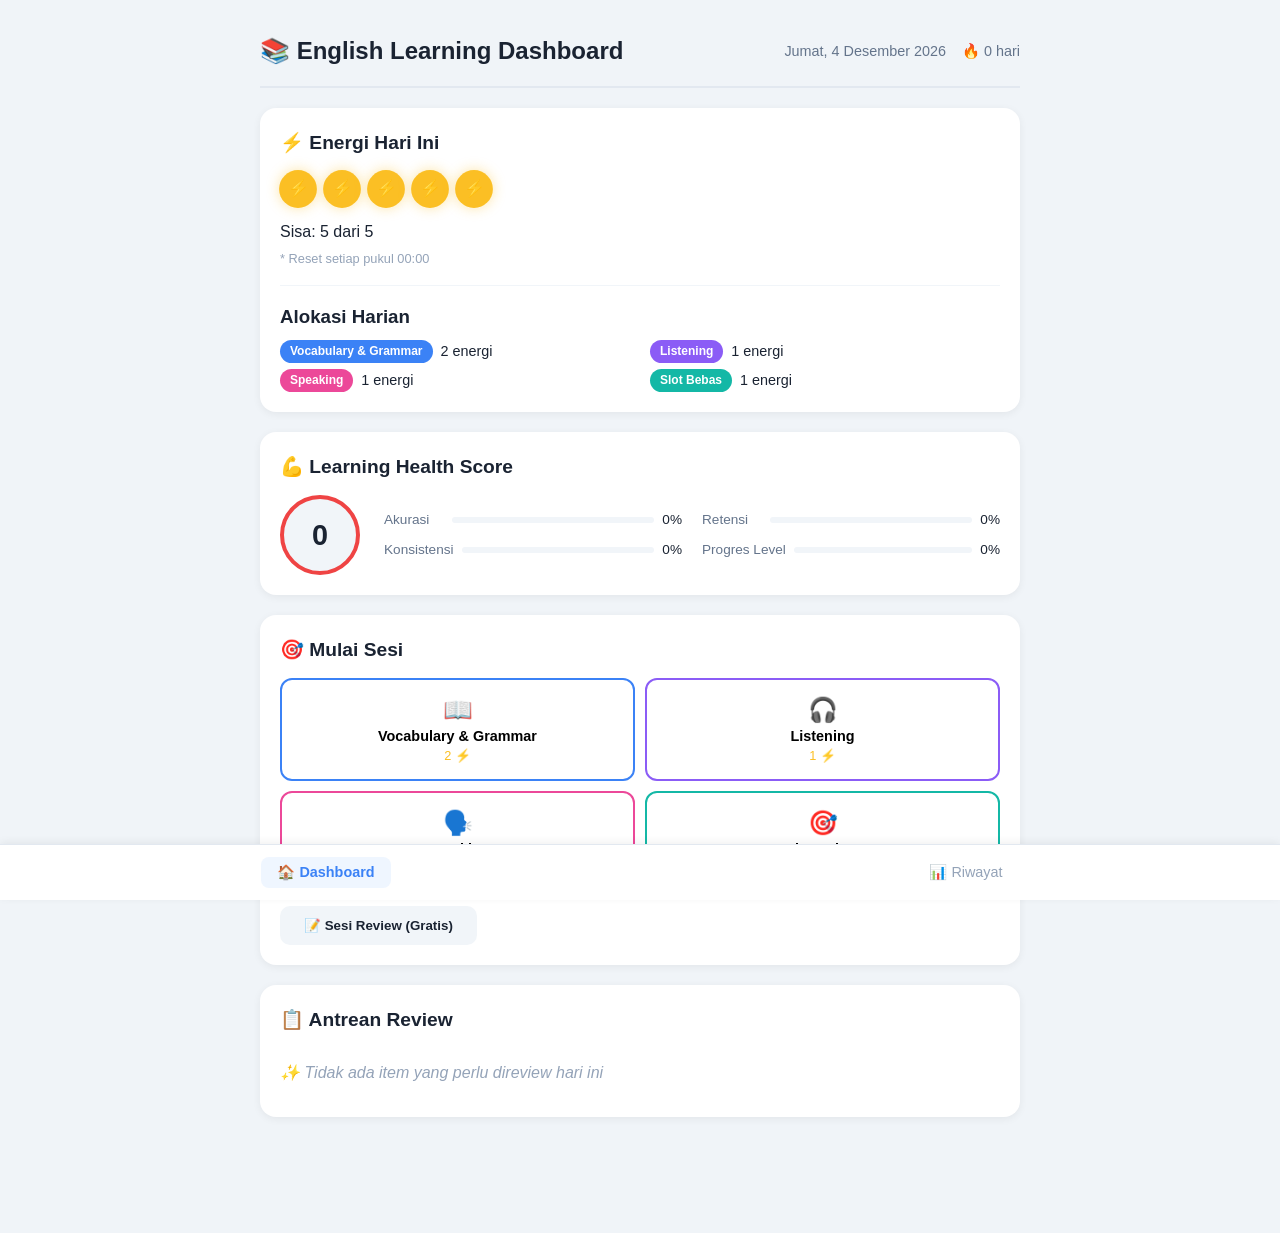
<file: index.html>
<!DOCTYPE html>
<html lang="id">
<head>
    <meta charset="UTF-8">
    <meta name="viewport" content="width=device-width, initial-scale=1.0">
    <title>Dashboard - English Learning</title>
    <link rel="stylesheet" href="style.css">
</head>
<body>
    <div class="container">
        <header>
            <h1>📚 English Learning Dashboard</h1>
            <div class="header-info">
                <span id="currentDate"></span>
                <span id="streakDisplay">🔥 0 hari</span>
            </div>
        </header>

        <!-- Energy Section -->
        <section class="energy-section">
            <h2>⚡ Energi Hari Ini</h2>
            <div class="energy-display">
                <div class="energy-bubbles" id="energyBubbles"></div>
                <p id="energyText">Sisa: 5 dari 5</p>
                <p class="energy-note">* Reset setiap pukul 00:00</p>
            </div>
            
            <div class="energy-allocation">
                <h3>Alokasi Harian</h3>
                <ul>
                    <li><span class="skill-tag vocab">Vocabulary & Grammar</span> 2 energi</li>
                    <li><span class="skill-tag listening">Listening</span> 1 energi</li>
                    <li><span class="skill-tag speaking">Speaking</span> 1 energi</li>
                    <li><span class="skill-tag free">Slot Bebas</span> 1 energi</li>
                </ul>
            </div>
        </section>

        <!-- Learning Health Score -->
        <section class="health-section">
            <h2>💪 Learning Health Score</h2>
            <div class="health-score">
                <div class="score-circle" id="healthScoreCircle">
                    <span id="healthScoreNumber">--</span>
                </div>
                <div class="health-details">
                    <div class="health-item">
                        <span>Akurasi</span>
                        <div class="progress-bar"><div id="accuracyBar" style="width:0%"></div></div>
                        <span id="accuracyText">0%</span>
                    </div>
                    <div class="health-item">
                        <span>Retensi</span>
                        <div class="progress-bar"><div id="retentionBar" style="width:0%"></div></div>
                        <span id="retentionText">0%</span>
                    </div>
                    <div class="health-item">
                        <span>Konsistensi</span>
                        <div class="progress-bar"><div id="consistencyBar" style="width:0%"></div></div>
                        <span id="consistencyText">0%</span>
                    </div>
                    <div class="health-item">
                        <span>Progres Level</span>
                        <div class="progress-bar"><div id="growthBar" style="width:0%"></div></div>
                        <span id="growthText">0%</span>
                    </div>
                </div>
            </div>
        </section>

        <!-- Session Start -->
        <section class="session-section">
            <h2>🎯 Mulai Sesi</h2>
            <div class="session-grid">
                <button class="session-btn vocab-btn" data-skill="vocab-grammar" data-energy="2">
                    <span class="skill-icon">📖</span>
                    <span class="skill-name">Vocabulary & Grammar</span>
                    <span class="energy-cost">2 ⚡</span>
                </button>
                <button class="session-btn listening-btn" data-skill="listening" data-energy="1">
                    <span class="skill-icon">🎧</span>
                    <span class="skill-name">Listening</span>
                    <span class="energy-cost">1 ⚡</span>
                </button>
                <button class="session-btn speaking-btn" data-skill="speaking" data-energy="1">
                    <span class="skill-icon">🗣️</span>
                    <span class="skill-name">Speaking</span>
                    <span class="energy-cost">1 ⚡</span>
                </button>
                <button class="session-btn free-btn" data-skill="free" data-energy="1">
                    <span class="skill-icon">🎯</span>
                    <span class="skill-name">Slot Bebas</span>
                    <span class="energy-cost">1 ⚡</span>
                </button>
            </div>
            <div class="session-actions">
                <button id="reviewBtn" class="review-btn">📝 Sesi Review (Gratis)</button>
            </div>
        </section>

        <!-- Review Queue -->
        <section class="review-queue-section">
            <h2>📋 Antrean Review</h2>
            <div id="reviewQueue">
                <p class="empty-message">Tidak ada item yang perlu direview hari ini</p>
            </div>
        </section>

        <!-- Navigation -->
        <nav class="bottom-nav">
            <a href="index.html" class="active">🏠 Dashboard</a>
            <a href="riwayat.html">📊 Riwayat</a>
        </nav>
    </div>

    <script src="script.js"></script>
</body>
</html>
</file>
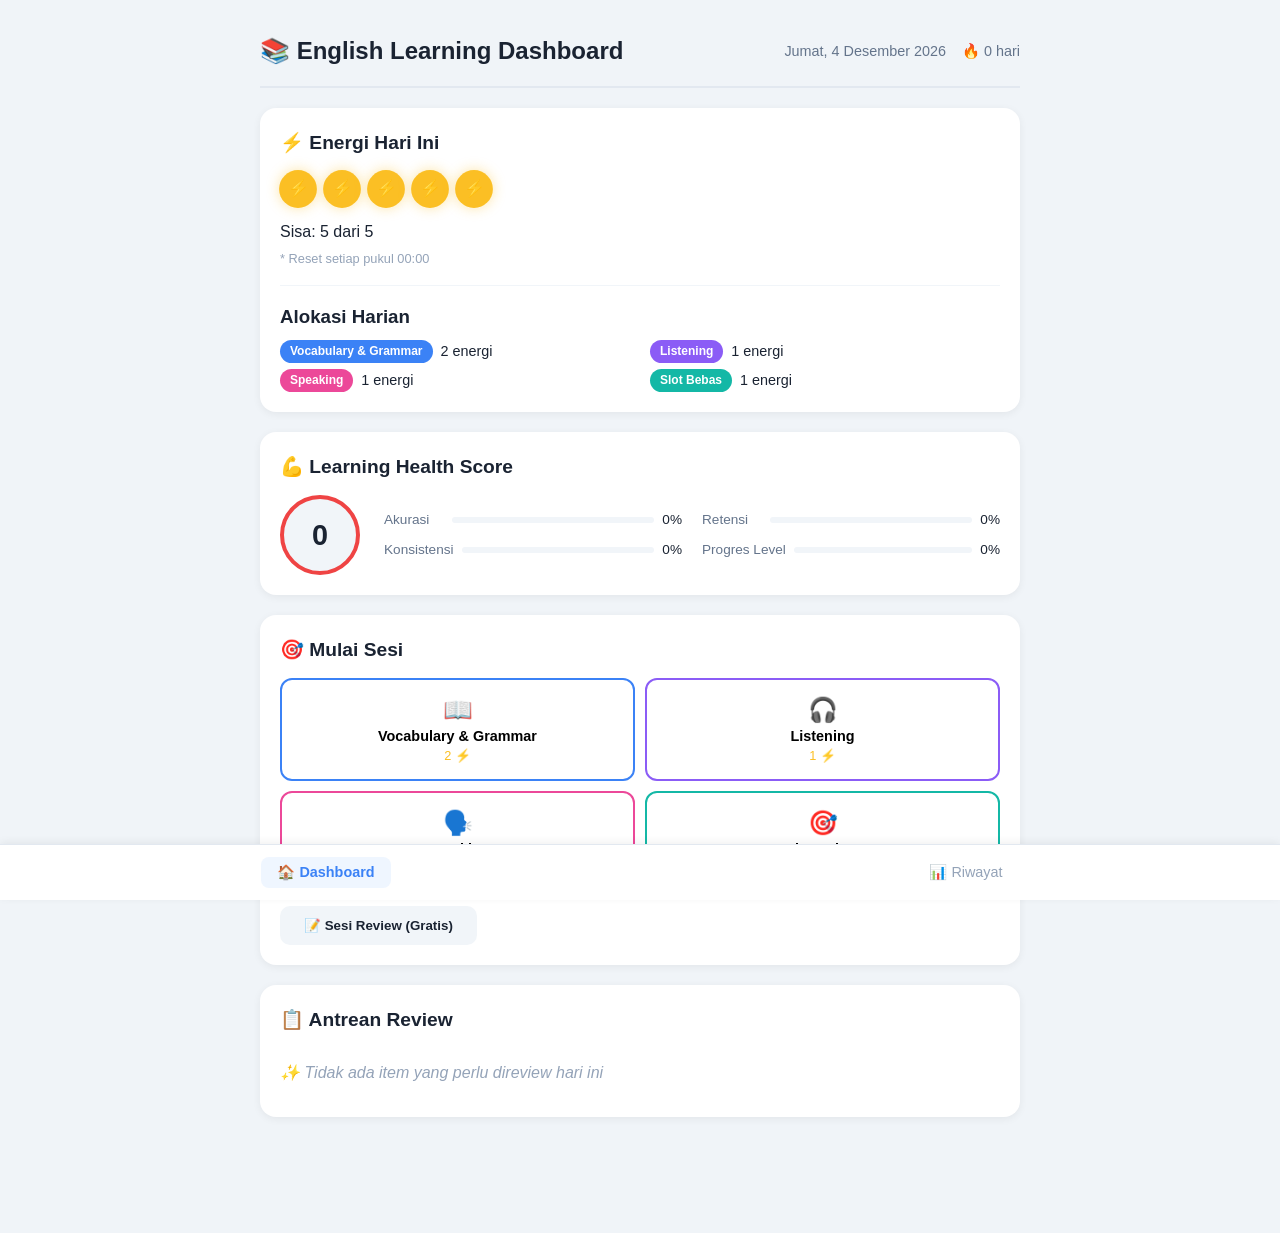
<file: listening.html>
<!DOCTYPE html>
<html lang="id">
<head>
    <meta charset="UTF-8">
    <meta name="viewport" content="width=device-width, initial-scale=1.0">
    <title>Listening - English Learning</title>
    <link rel="stylesheet" href="style.css">
</head>
<body>
    <div class="container session-container">
        <header>
            <h1>🎧 Listening</h1>
            <button id="backBtn" class="back-btn">← Kembali</button>
        </header>

        <div class="session-info">
            <p>Soal <span id="currentQuestionNum">1</span> dari <span id="totalQuestions">10</span></p>
            <p>Level: <span id="questionLevel">A1</span></p>
        </div>

        <div class="question-container" id="questionContainer">
            <!-- Question will be rendered here -->
        </div>

        <div class="session-actions">
            <button id="playAudioBtn" class="audio-btn">🔊 Putar Audio</button>
            <button id="submitBtn" class="submit-btn">Submit</button>
            <button id="nextBtn" class="next-btn" style="display:none;">Soal Berikutnya →</button>
        </div>

        <div class="session-progress">
            <div id="progressBar" style="width:0%"></div>
        </div>

        <div class="session-result" id="sessionResult" style="display:none;">
            <h2>Sesi Selesai! 🎉</h2>
            <p>Benar: <span id="correctCount">0</span></p>
            <p>Salah: <span id="wrongCount">0</span></p>
            <p>Akurasi: <span id="accuracyResult">0%</span></p>
            <button id="finishBtn" class="finish-btn">Selesai</button>
        </div>
    </div>

    <script src="script.js"></script>
</body>
</html>
</file>
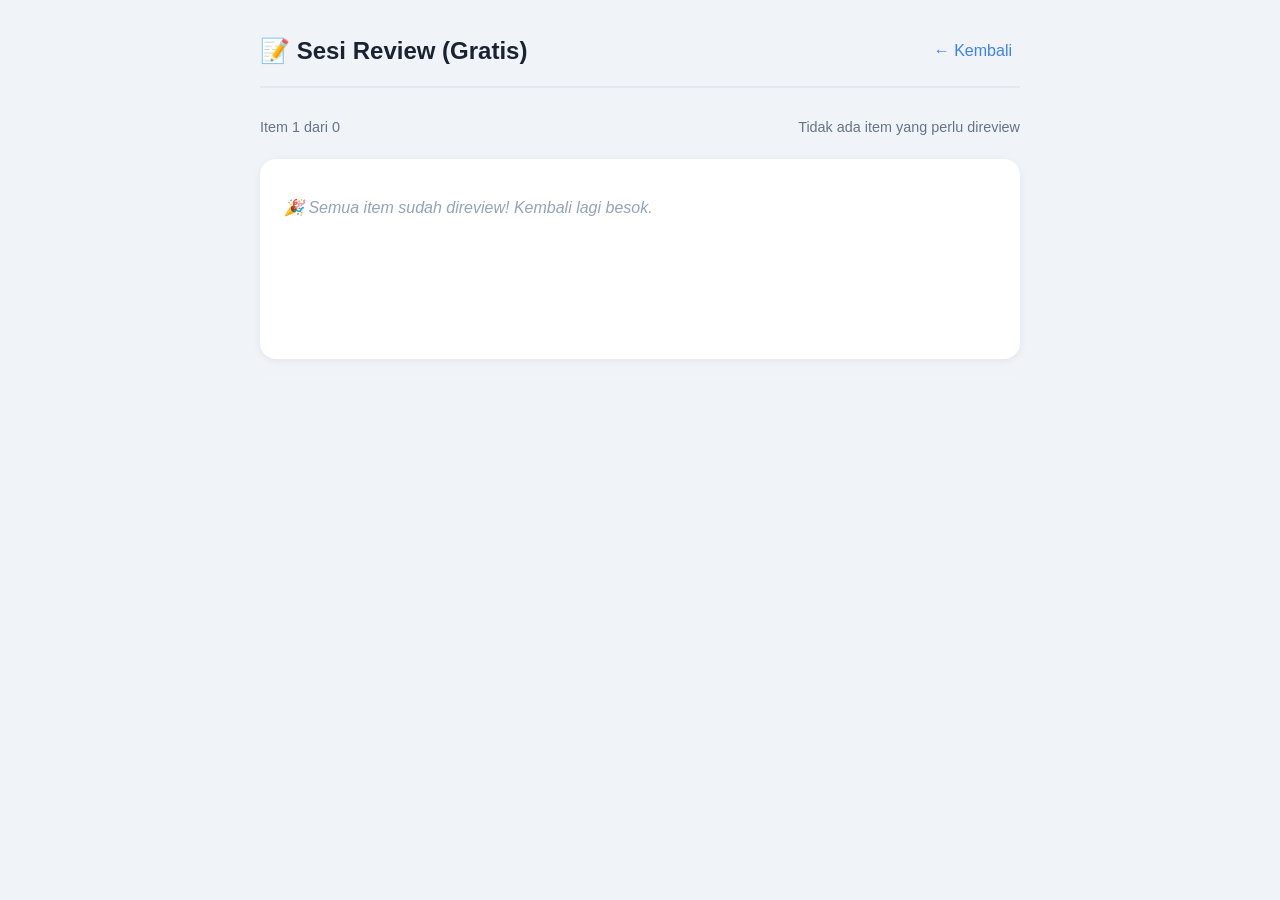
<file: review.html>
<!DOCTYPE html>
<html lang="id">
<head>
    <meta charset="UTF-8">
    <meta name="viewport" content="width=device-width, initial-scale=1.0">
    <title>Review - English Learning</title>
    <link rel="stylesheet" href="style.css">
</head>
<body>
    <div class="container session-container">
        <header>
            <h1>📝 Sesi Review (Gratis)</h1>
            <button id="backBtn" class="back-btn">← Kembali</button>
        </header>

        <div class="session-info">
            <p>Item <span id="currentQuestionNum">1</span> dari <span id="totalQuestions">0</span></p>
            <p id="reviewStatus">Tidak ada item yang perlu direview</p>
        </div>

        <div class="question-container" id="questionContainer">
            <p class="empty-message">🎉 Semua item sudah direview! Kembali lagi besok.</p>
        </div>

        <div class="session-actions" id="reviewActions" style="display:none;">
            <button id="correctBtn" class="correct-btn">✅ Benar</button>
            <button id="wrongBtn" class="wrong-btn">❌ Salah</button>
        </div>

        <div class="session-progress">
            <div id="progressBar" style="width:0%"></div>
        </div>

        <div class="session-result" id="sessionResult" style="display:none;">
            <h2>Review Selesai! 🎉</h2>
            <p>Total item direview: <span id="totalReviewed">0</span></p>
            <p>Benar: <span id="correctReviewCount">0</span></p>
            <p>Salah: <span id="wrongReviewCount">0</span></p>
            <button id="finishBtn" class="finish-btn">Selesai</button>
        </div>
    </div>

    <script src="script.js"></script>
</body>
</html>
</file>
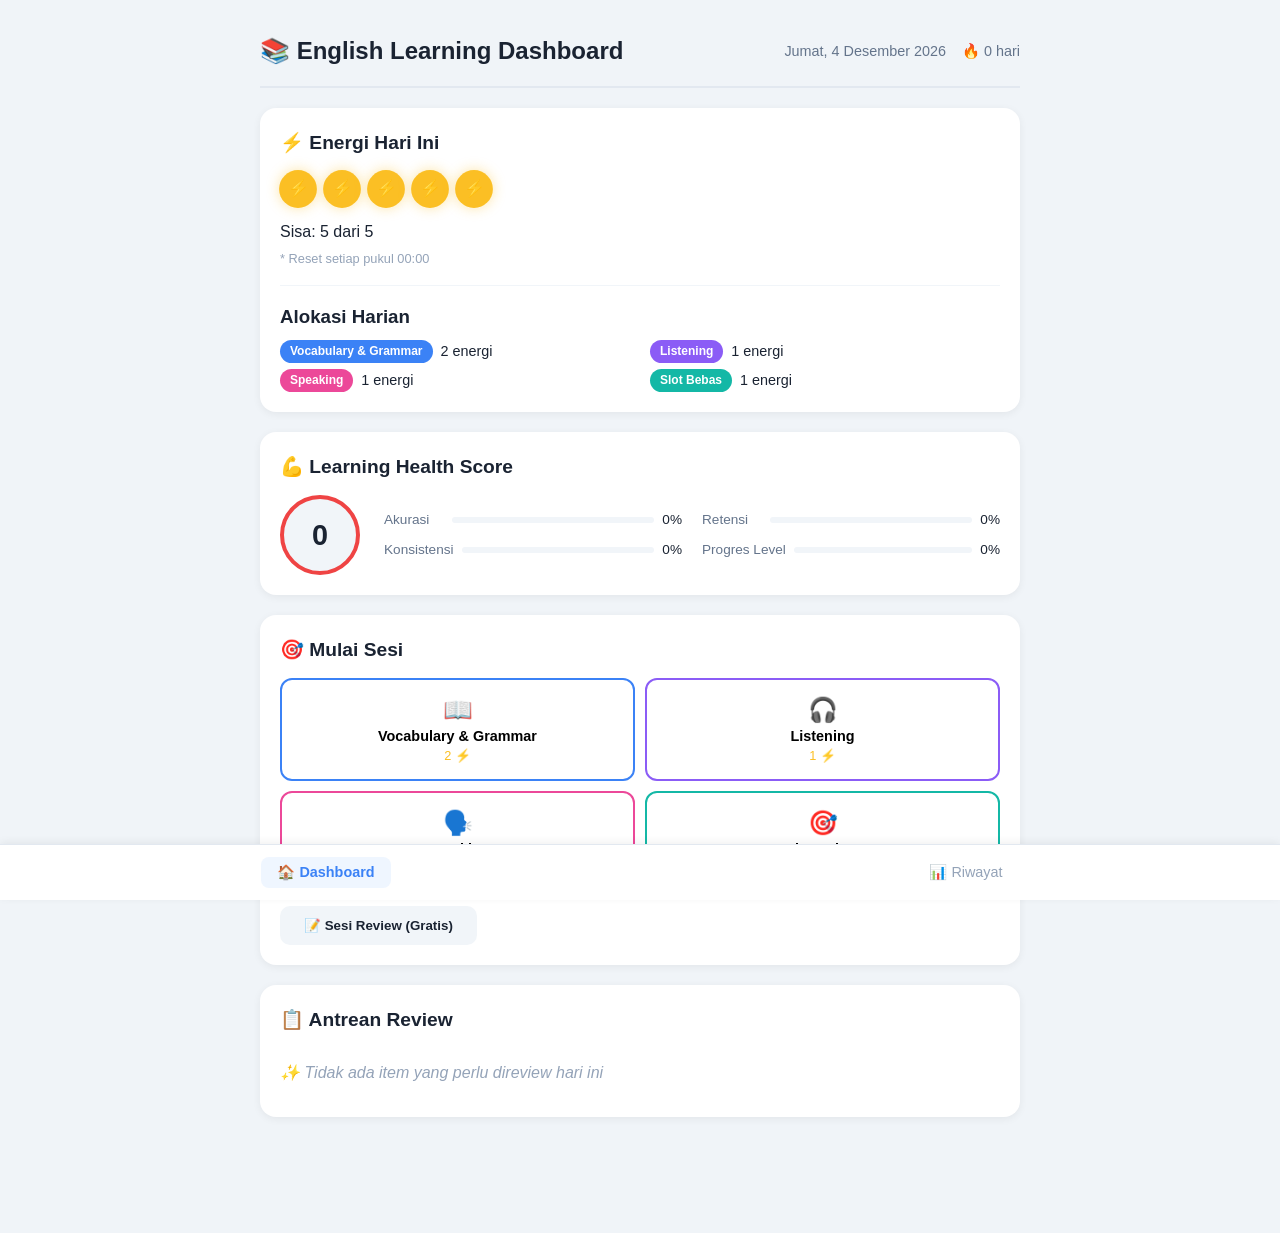
<file: speaking.html>
<!DOCTYPE html>
<html lang="id">
<head>
    <meta charset="UTF-8">
    <meta name="viewport" content="width=device-width, initial-scale=1.0">
    <title>Speaking - English Learning</title>
    <link rel="stylesheet" href="style.css">
</head>
<body>
    <div class="container session-container">
        <header>
            <h1>🗣️ Speaking (Shadowing)</h1>
            <button id="backBtn" class="back-btn">← Kembali</button>
        </header>

        <div class="session-info">
            <p>Kalimat <span id="currentQuestionNum">1</span> dari <span id="totalQuestions">10</span></p>
            <p>Level: <span id="questionLevel">A1</span></p>
        </div>

        <div class="question-container" id="questionContainer">
            <!-- Question will be rendered here -->
        </div>

        <div class="speaking-controls">
            <button id="recordBtn" class="record-btn">🎙️ Mulai Rekam</button>
            <button id="playbackBtn" class="playback-btn" style="display:none;">▶️ Putar Rekaman</button>
            <button id="submitBtn" class="submit-btn" style="display:none;">Selesai</button>
        </div>

        <div class="session-progress">
            <div id="progressBar" style="width:0%"></div>
        </div>

        <div class="session-result" id="sessionResult" style="display:none;">
            <h2>Sesi Selesai! 🎉</h2>
            <p>Kamu telah menyelesaikan <span id="totalDone">0</span> kalimat</p>
            <p>Rekaman tersimpan di lokal</p>
            <button id="finishBtn" class="finish-btn">Selesai</button>
        </div>
    </div>

    <script src="script.js"></script>
</body>
</html>
</file>
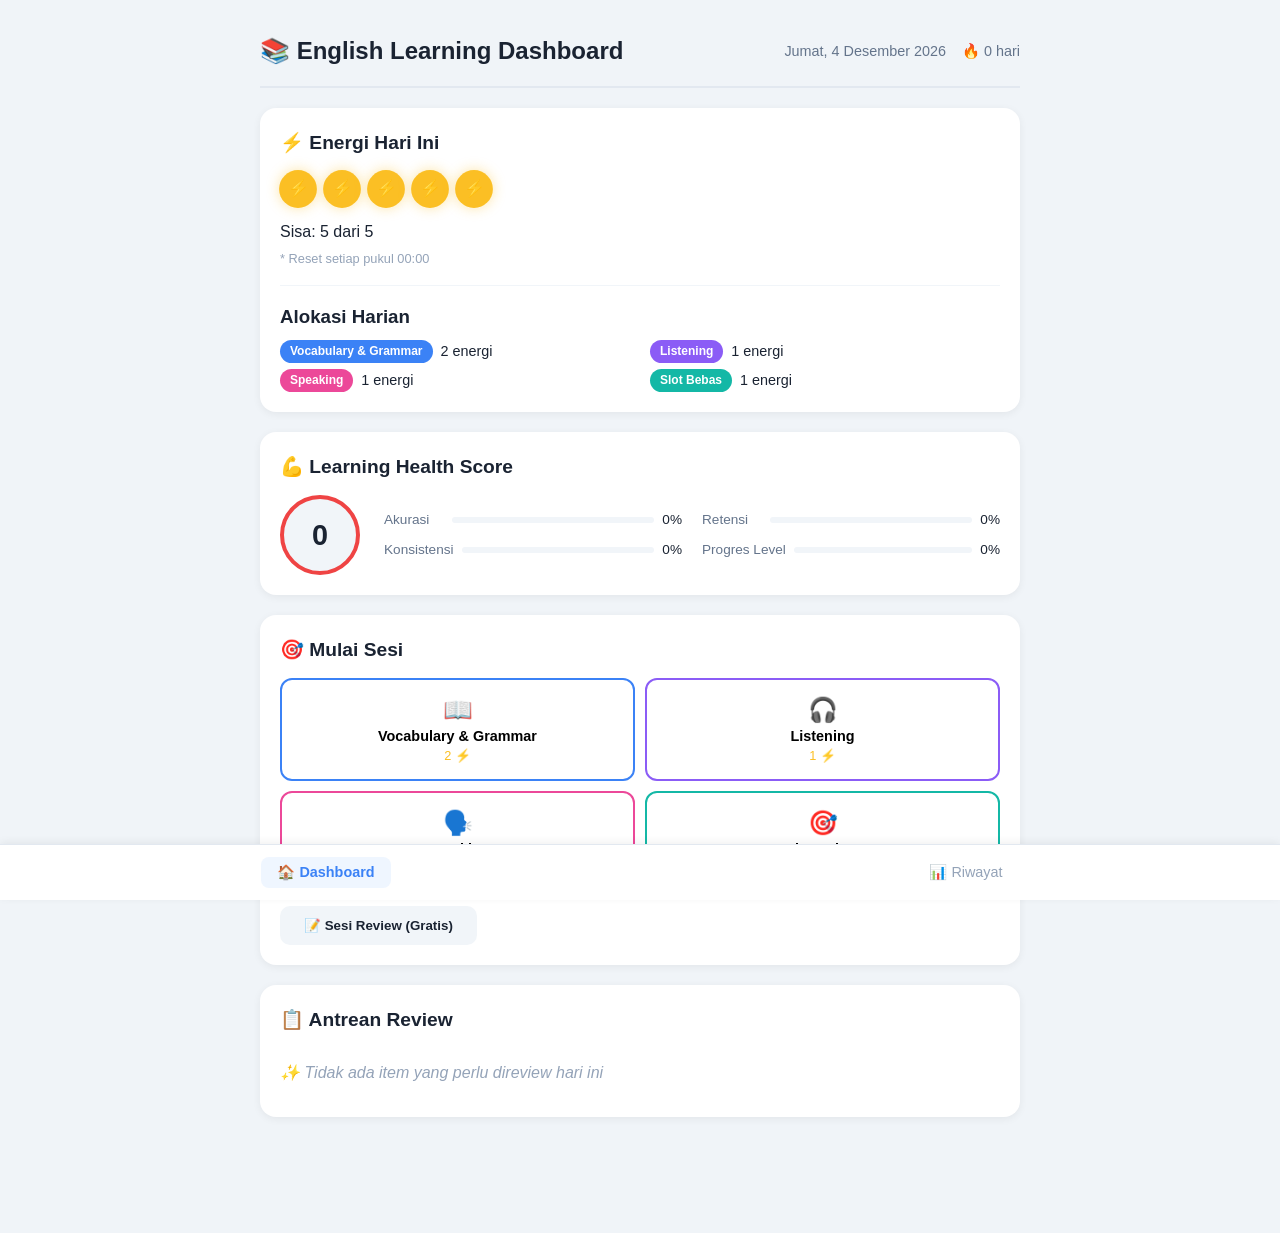
<file: vocab-grammar.html>
<!DOCTYPE html>
<html lang="id">
<head>
    <meta charset="UTF-8">
    <meta name="viewport" content="width=device-width, initial-scale=1.0">
    <title>Vocabulary & Grammar - English Learning</title>
    <link rel="stylesheet" href="style.css">
</head>
<body>
    <div class="container session-container">
        <header>
            <h1>📖 Vocabulary & Grammar</h1>
            <button id="backBtn" class="back-btn">← Kembali</button>
        </header>

        <div class="session-info">
            <p>Soal <span id="currentQuestionNum">1</span> dari <span id="totalQuestions">10</span></p>
            <p>Level: <span id="questionLevel">A1</span></p>
        </div>

        <div class="question-container" id="questionContainer">
            <!-- Question will be rendered here -->
        </div>

        <div class="session-actions">
            <button id="submitBtn" class="submit-btn">Submit</button>
            <button id="nextBtn" class="next-btn" style="display:none;">Soal Berikutnya →</button>
        </div>

        <div class="session-progress">
            <div id="progressBar" style="width:0%"></div>
        </div>

        <div class="session-result" id="sessionResult" style="display:none;">
            <h2>Sesi Selesai! 🎉</h2>
            <p>Benar: <span id="correctCount">0</span></p>
            <p>Salah: <span id="wrongCount">0</span></p>
            <p>Akurasi: <span id="accuracyResult">0%</span></p>
            <button id="finishBtn" class="finish-btn">Selesai</button>
        </div>
    </div>

    <script src="script.js"></script>
</body>
</html>
</file>
<file: style.css>
/* ============================================
   RESET & BASE
   ============================================ */
* {
    margin: 0;
    padding: 0;
    box-sizing: border-box;
}

body {
    font-family: 'Segoe UI', Tahoma, Geneva, Verdana, sans-serif;
    background: #f0f4f8;
    color: #1a2332;
    line-height: 1.6;
    min-height: 100vh;
    padding-bottom: 80px;
}

.container {
    max-width: 800px;
    margin: 0 auto;
    padding: 16px 20px;
}

/* ============================================
   HEADER
   ============================================ */
header {
    display: flex;
    justify-content: space-between;
    align-items: center;
    flex-wrap: wrap;
    padding: 16px 0;
    border-bottom: 2px solid #e2e8f0;
    margin-bottom: 20px;
}

header h1 {
    font-size: 1.5rem;
    font-weight: 700;
    color: #1a2332;
}

.header-info {
    display: flex;
    gap: 16px;
    font-size: 0.9rem;
    color: #64748b;
}

/* ============================================
   BUTTONS
   ============================================ */
.back-btn {
    background: none;
    border: none;
    color: #3b82f6;
    font-size: 1rem;
    cursor: pointer;
    padding: 4px 8px;
    border-radius: 6px;
    transition: background 0.2s;
}

.back-btn:hover {
    background: #eff6ff;
}

.btn {
    padding: 10px 24px;
    border: none;
    border-radius: 10px;
    font-size: 1rem;
    font-weight: 600;
    cursor: pointer;
    transition: all 0.2s;
}

.btn-primary {
    background: #3b82f6;
    color: white;
}

.btn-primary:hover {
    background: #2563eb;
    transform: translateY(-1px);
}

/* ============================================
   ENERGY SECTION
   ============================================ */
.energy-section {
    background: white;
    border-radius: 16px;
    padding: 20px;
    box-shadow: 0 2px 8px rgba(0,0,0,0.06);
    margin-bottom: 20px;
}

.energy-section h2 {
    font-size: 1.2rem;
    margin-bottom: 12px;
}

.energy-bubbles {
    display: flex;
    gap: 8px;
    margin: 12px 0;
}

.energy-bubble {
    width: 36px;
    height: 36px;
    border-radius: 50%;
    background: #e2e8f0;
    display: flex;
    align-items: center;
    justify-content: center;
    font-size: 1rem;
    transition: all 0.3s;
}

.energy-bubble.active {
    background: #fbbf24;
    box-shadow: 0 0 12px rgba(251, 191, 36, 0.4);
    transform: scale(1.05);
}

.energy-bubble.used {
    background: #e2e8f0;
    opacity: 0.4;
}

.energy-note {
    font-size: 0.8rem;
    color: #94a3b8;
    margin-top: 4px;
}

.energy-allocation {
    margin-top: 16px;
    padding-top: 16px;
    border-top: 1px solid #f1f5f9;
}

.energy-allocation ul {
    list-style: none;
    display: grid;
    grid-template-columns: 1fr 1fr;
    gap: 6px 20px;
    margin-top: 8px;
}

.energy-allocation li {
    font-size: 0.9rem;
    display: flex;
    align-items: center;
    gap: 8px;
}

.skill-tag {
    display: inline-block;
    padding: 2px 10px;
    border-radius: 12px;
    font-size: 0.75rem;
    font-weight: 600;
    color: white;
}

.skill-tag.vocab { background: #3b82f6; }
.skill-tag.listening { background: #8b5cf6; }
.skill-tag.speaking { background: #ec4899; }
.skill-tag.free { background: #14b8a6; }

/* ============================================
   HEALTH SCORE
   ============================================ */
.health-section {
    background: white;
    border-radius: 16px;
    padding: 20px;
    box-shadow: 0 2px 8px rgba(0,0,0,0.06);
    margin-bottom: 20px;
}

.health-section h2 {
    font-size: 1.2rem;
    margin-bottom: 12px;
}

.health-score {
    display: flex;
    gap: 24px;
    flex-wrap: wrap;
    align-items: center;
}

.score-circle {
    width: 80px;
    height: 80px;
    border-radius: 50%;
    background: #f1f5f9;
    display: flex;
    align-items: center;
    justify-content: center;
    font-size: 1.8rem;
    font-weight: 700;
    color: #1a2332;
    flex-shrink: 0;
    border: 4px solid #e2e8f0;
}

.score-circle.good { border-color: #22c55e; }
.score-circle.mid { border-color: #fbbf24; }
.score-circle.bad { border-color: #ef4444; }

.health-details {
    flex: 1;
    display: grid;
    grid-template-columns: 1fr 1fr;
    gap: 8px 20px;
    min-width: 200px;
}

.health-item {
    display: flex;
    align-items: center;
    gap: 8px;
    font-size: 0.85rem;
}

.health-item span:first-child {
    color: #64748b;
    min-width: 60px;
}

.progress-bar {
    flex: 1;
    height: 6px;
    background: #f1f5f9;
    border-radius: 3px;
    overflow: hidden;
    min-width: 40px;
}

.progress-bar div {
    height: 100%;
    background: #3b82f6;
    border-radius: 3px;
    transition: width 0.6s ease;
}

/* ============================================
   SESSION SECTION
   ============================================ */
.session-section {
    background: white;
    border-radius: 16px;
    padding: 20px;
    box-shadow: 0 2px 8px rgba(0,0,0,0.06);
    margin-bottom: 20px;
}

.session-section h2 {
    font-size: 1.2rem;
    margin-bottom: 12px;
}

.session-grid {
    display: grid;
    grid-template-columns: 1fr 1fr;
    gap: 10px;
}

.session-btn {
    padding: 16px;
    border: 2px solid #e2e8f0;
    border-radius: 12px;
    background: white;
    cursor: pointer;
    transition: all 0.2s;
    display: flex;
    flex-direction: column;
    align-items: center;
    gap: 4px;
    text-align: center;
}

.session-btn:hover:not(:disabled) {
    border-color: #3b82f6;
    transform: translateY(-2px);
    box-shadow: 0 4px 12px rgba(59, 130, 246, 0.15);
}

.session-btn:disabled {
    opacity: 0.5;
    cursor: not-allowed;
}

.session-btn .skill-icon { font-size: 1.5rem; }
.session-btn .skill-name { font-weight: 600; font-size: 0.9rem; }
.session-btn .energy-cost { font-size: 0.8rem; color: #fbbf24; }

.session-btn.vocab-btn { border-color: #3b82f6; }
.session-btn.listening-btn { border-color: #8b5cf6; }
.session-btn.speaking-btn { border-color: #ec4899; }
.session-btn.free-btn { border-color: #14b8a6; }

.session-actions {
    margin-top: 12px;
    display: flex;
    gap: 10px;
    flex-wrap: wrap;
}

.review-btn {
    padding: 12px 24px;
    background: #f1f5f9;
    border: none;
    border-radius: 10px;
    font-weight: 600;
    cursor: pointer;
    transition: all 0.2s;
    color: #1a2332;
}

.review-btn:hover {
    background: #e2e8f0;
}

/* ============================================
   REVIEW QUEUE
   ============================================ */
.review-queue-section {
    background: white;
    border-radius: 16px;
    padding: 20px;
    box-shadow: 0 2px 8px rgba(0,0,0,0.06);
    margin-bottom: 20px;
}

.review-queue-section h2 {
    font-size: 1.2rem;
    margin-bottom: 12px;
}

.review-queue-item {
    padding: 8px 12px;
    background: #f8fafc;
    border-radius: 8px;
    margin-bottom: 6px;
    display: flex;
    justify-content: space-between;
    font-size: 0.9rem;
}

.review-queue-item .level-tag {
    background: #dbeafe;
    padding: 2px 10px;
    border-radius: 12px;
    font-size: 0.75rem;
    font-weight: 600;
    color: #3b82f6;
}

.empty-message {
    color: #94a3b8;
    font-style: italic;
    padding: 12px 0;
}

/* ============================================
   BOTTOM NAV
   ============================================ */
.bottom-nav {
    position: fixed;
    bottom: 0;
    left: 0;
    right: 0;
    background: white;
    display: flex;
    justify-content: space-around;
    padding: 12px 0;
    border-top: 1px solid #e2e8f0;
    box-shadow: 0 -2px 8px rgba(0,0,0,0.06);
}

.bottom-nav a {
    text-decoration: none;
    color: #94a3b8;
    font-size: 0.9rem;
    padding: 4px 16px;
    border-radius: 8px;
    transition: all 0.2s;
}

.bottom-nav a.active {
    color: #3b82f6;
    background: #eff6ff;
    font-weight: 600;
}

.bottom-nav a:hover {
    color: #3b82f6;
}

/* ============================================
   SESSION PAGES
   ============================================ */
.session-container .session-info {
    display: flex;
    justify-content: space-between;
    padding: 8px 0;
    color: #64748b;
    font-size: 0.9rem;
}

.question-container {
    background: white;
    border-radius: 16px;
    padding: 24px;
    box-shadow: 0 2px 8px rgba(0,0,0,0.06);
    margin: 12px 0;
    min-height: 200px;
}

.question-container .question-text {
    font-size: 1.1rem;
    font-weight: 500;
    margin-bottom: 16px;
}

.options-grid {
    display: grid;
    gap: 8px;
}

.option-item {
    padding: 12px 16px;
    background: #f8fafc;
    border: 2px solid #e2e8f0;
    border-radius: 10px;
    cursor: pointer;
    transition: all 0.2s;
}

.option-item:hover {
    border-color: #3b82f6;
    background: #eff6ff;
}

.option-item.selected {
    border-color: #3b82f6;
    background: #dbeafe;
}

.option-item.correct {
    border-color: #22c55e;
    background: #dcfce7;
}

.option-item.wrong {
    border-color: #ef4444;
    background: #fee2e2;
}

.option-item.disabled {
    cursor: not-allowed;
    opacity: 0.7;
}

.fill-input {
    padding: 10px 14px;
    border: 2px solid #e2e8f0;
    border-radius: 10px;
    font-size: 1rem;
    width: 100%;
    max-width: 300px;
    transition: border-color 0.2s;
}

.fill-input:focus {
    outline: none;
    border-color: #3b82f6;
}

.fill-input.correct { border-color: #22c55e; }
.fill-input.wrong { border-color: #ef4444; }

.session-progress {
    width: 100%;
    height: 4px;
    background: #f1f5f9;
    border-radius: 2px;
    margin: 16px 0;
    overflow: hidden;
}

.session-progress div {
    height: 100%;
    background: #3b82f6;
    border-radius: 2px;
    transition: width 0.4s ease;
}

.submit-btn, .next-btn, .finish-btn {
    padding: 10px 24px;
    border: none;
    border-radius: 10px;
    font-weight: 600;
    cursor: pointer;
    transition: all 0.2s;
}

.submit-btn {
    background: #3b82f6;
    color: white;
}

.submit-btn:hover:not(:disabled) {
    background: #2563eb;
}

.submit-btn:disabled {
    opacity: 0.5;
    cursor: not-allowed;
}

.next-btn {
    background: #f1f5f9;
    color: #1a2332;
}

.next-btn:hover {
    background: #e2e8f0;
}

.finish-btn {
    background: #22c55e;
    color: white;
}

.finish-btn:hover {
    background: #16a34a;
}

.session-result {
    background: white;
    border-radius: 16px;
    padding: 24px;
    text-align: center;
    box-shadow: 0 2px 8px rgba(0,0,0,0.06);
    margin-top: 16px;
}

.session-result h2 { margin-bottom: 12px; }
.session-result p { margin: 4px 0; }

/* Speaking specific */
.speaking-controls {
    display: flex;
    gap: 10px;
    flex-wrap: wrap;
    margin: 12px 0;
}

.record-btn {
    padding: 12px 24px;
    background: #ef4444;
    color: white;
    border: none;
    border-radius: 10px;
    font-weight: 600;
    cursor: pointer;
    transition: all 0.2s;
}

.record-btn:hover {
    background: #dc2626;
}

.record-btn.recording {
    background: #dc2626;
    animation: pulse 1s infinite;
}

@keyframes pulse {
    0%, 100% { opacity: 1; }
    50% { opacity: 0.6; }
}

.playback-btn {
    padding: 12px 24px;
    background: #8b5cf6;
    color: white;
    border: none;
    border-radius: 10px;
    font-weight: 600;
    cursor: pointer;
}

.playback-btn:hover {
    background: #7c3aed;
}

/* Review specific */
.correct-btn {
    padding: 10px 24px;
    background: #22c55e;
    color: white;
    border: none;
    border-radius: 10px;
    font-weight: 600;
    cursor: pointer;
}

.correct-btn:hover {
    background: #16a34a;
}

.wrong-btn {
    padding: 10px 24px;
    background: #ef4444;
    color: white;
    border: none;
    border-radius: 10px;
    font-weight: 600;
    cursor: pointer;
}

.wrong-btn:hover {
    background: #dc2626;
}

/* ============================================
   RIWAYAT PAGE
   ============================================ */
.stats-summary {
    display: grid;
    grid-template-columns: 1fr 1fr;
    gap: 10px;
    margin-bottom: 20px;
}

.stat-card {
    background: white;
    border-radius: 12px;
    padding: 16px;
    text-align: center;
    box-shadow: 0 2px 8px rgba(0,0,0,0.06);
}

.stat-card h3 {
    font-size: 0.8rem;
    color: #94a3b8;
    font-weight: 500;
}

.stat-card p {
    font-size: 1.5rem;
    font-weight: 700;
    color: #1a2332;
}

.chart-section {
    background: white;
    border-radius: 16px;
    padding: 20px;
    box-shadow: 0 2px 8px rgba(0,0,0,0.06);
    margin-bottom: 20px;
}

.chart-section h2 {
    font-size: 1.1rem;
    margin-bottom: 12px;
}

.chart-section canvas {
    max-height: 200px;
    width: 100%;
}

.skill-progress-item {
    display: flex;
    align-items: center;
    gap: 12px;
    padding: 8px 0;
    border-bottom: 1px solid #f1f5f9;
}

.skill-progress-item span:first-child {
    min-width: 100px;
    font-size: 0.9rem;
}

.skill-progress-item .progress-bar {
    flex: 1;
}

.skill-progress-item span:last-child {
    min-width: 40px;
    font-size: 0.85rem;
    font-weight: 600;
    color: #3b82f6;
}

.history-log {
    background: white;
    border-radius: 16px;
    padding: 20px;
    box-shadow: 0 2px 8px rgba(0,0,0,0.06);
    margin-bottom: 20px;
}

.history-log h2 {
    font-size: 1.1rem;
    margin-bottom: 12px;
}

.history-entry {
    padding: 8px 12px;
    border-bottom: 1px solid #f1f5f9;
    font-size: 0.9rem;
    display: flex;
    justify-content: space-between;
    align-items: center;
}

.history-entry .badge {
    padding: 2px 10px;
    border-radius: 12px;
    font-size: 0.7rem;
    font-weight: 600;
}

.history-entry .badge.materi-baru { background: #dbeafe; color: #3b82f6; }
.history-entry .badge.review { background: #dcfce7; color: #22c55e; }

/* ============================================
   RESPONSIVE
   ============================================ */
@media (max-width: 600px) {
    .session-grid { grid-template-columns: 1fr 1fr; }
    .health-details { grid-template-columns: 1fr; }
    .energy-allocation ul { grid-template-columns: 1fr; }
    .stats-summary { grid-template-columns: 1fr 1fr; }
    header h1 { font-size: 1.2rem; }
    .header-info { font-size: 0.8rem; gap: 8px; }
}

@media (max-width: 400px) {
    .session-grid { grid-template-columns: 1fr; }
    .session-btn { flex-direction: row; justify-content: center; gap: 12px; }
    .stats-summary { grid-template-columns: 1fr 1fr; }
}
</file>
